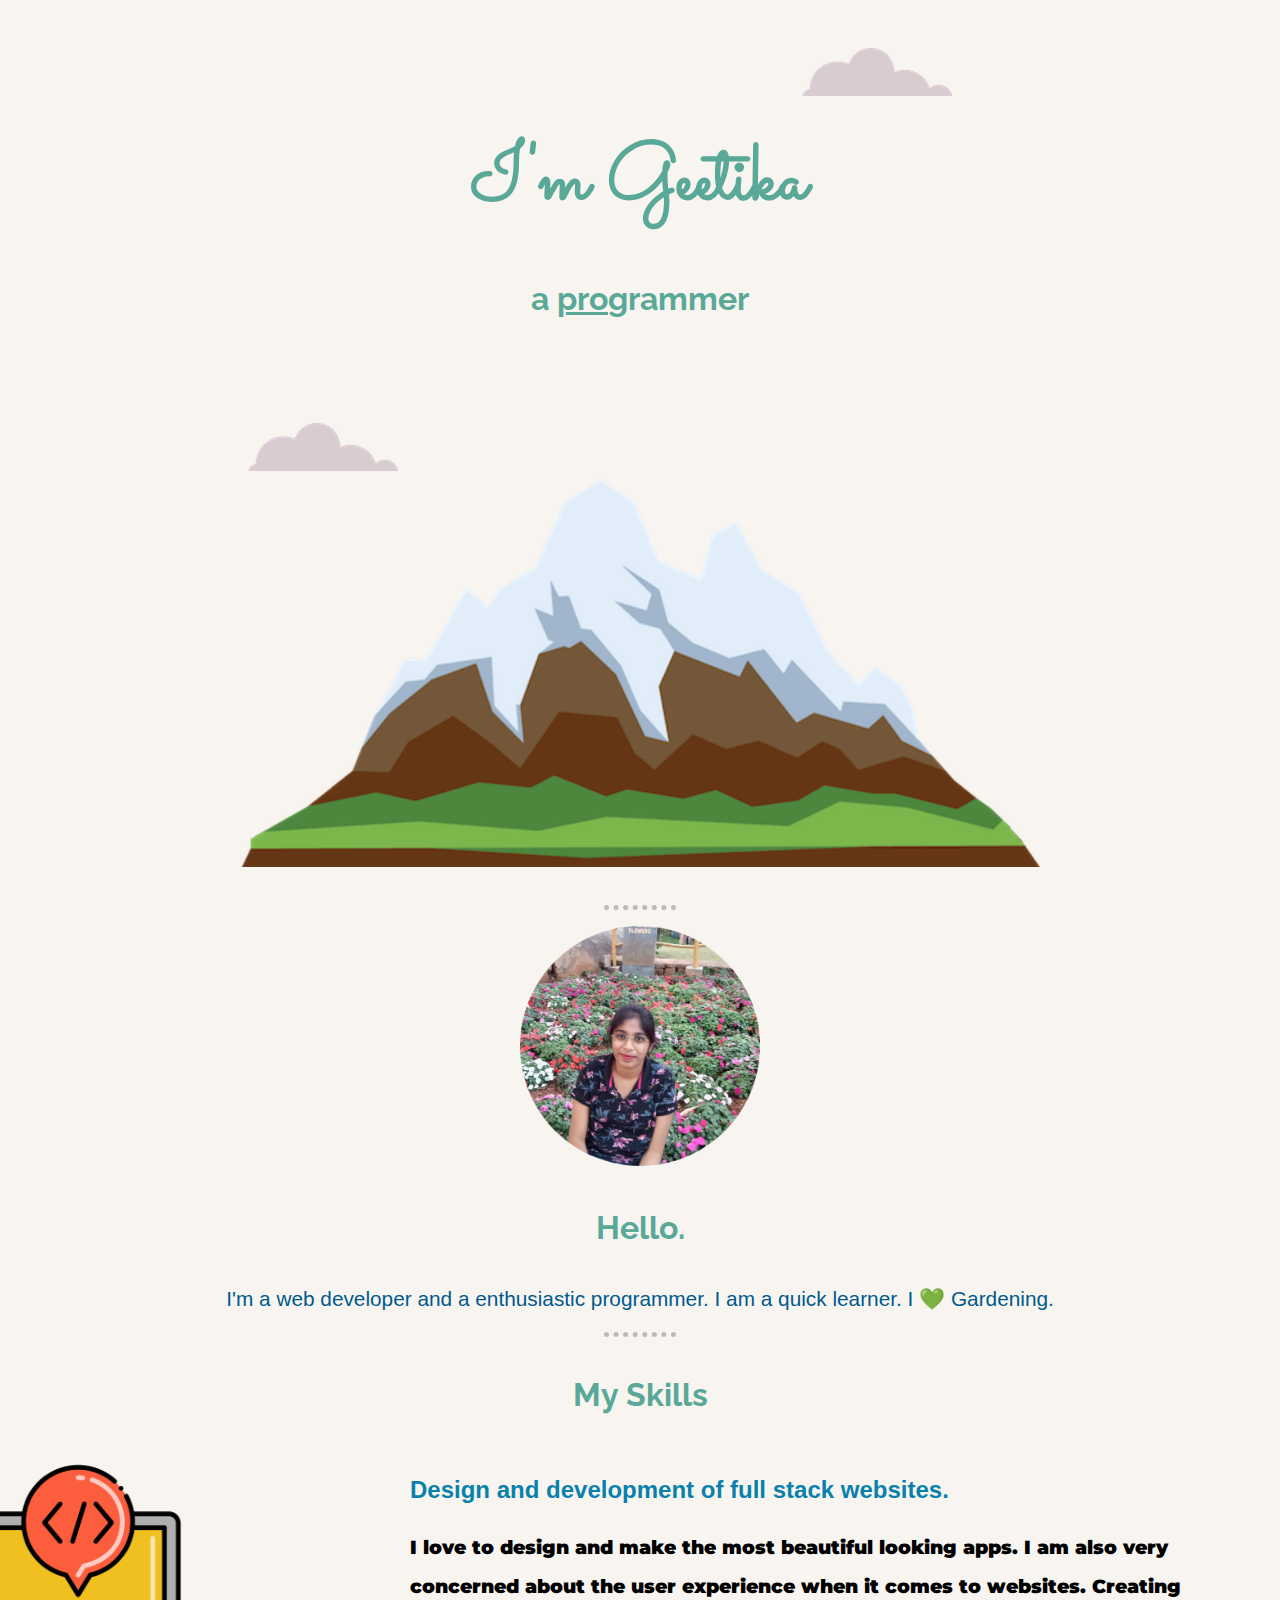
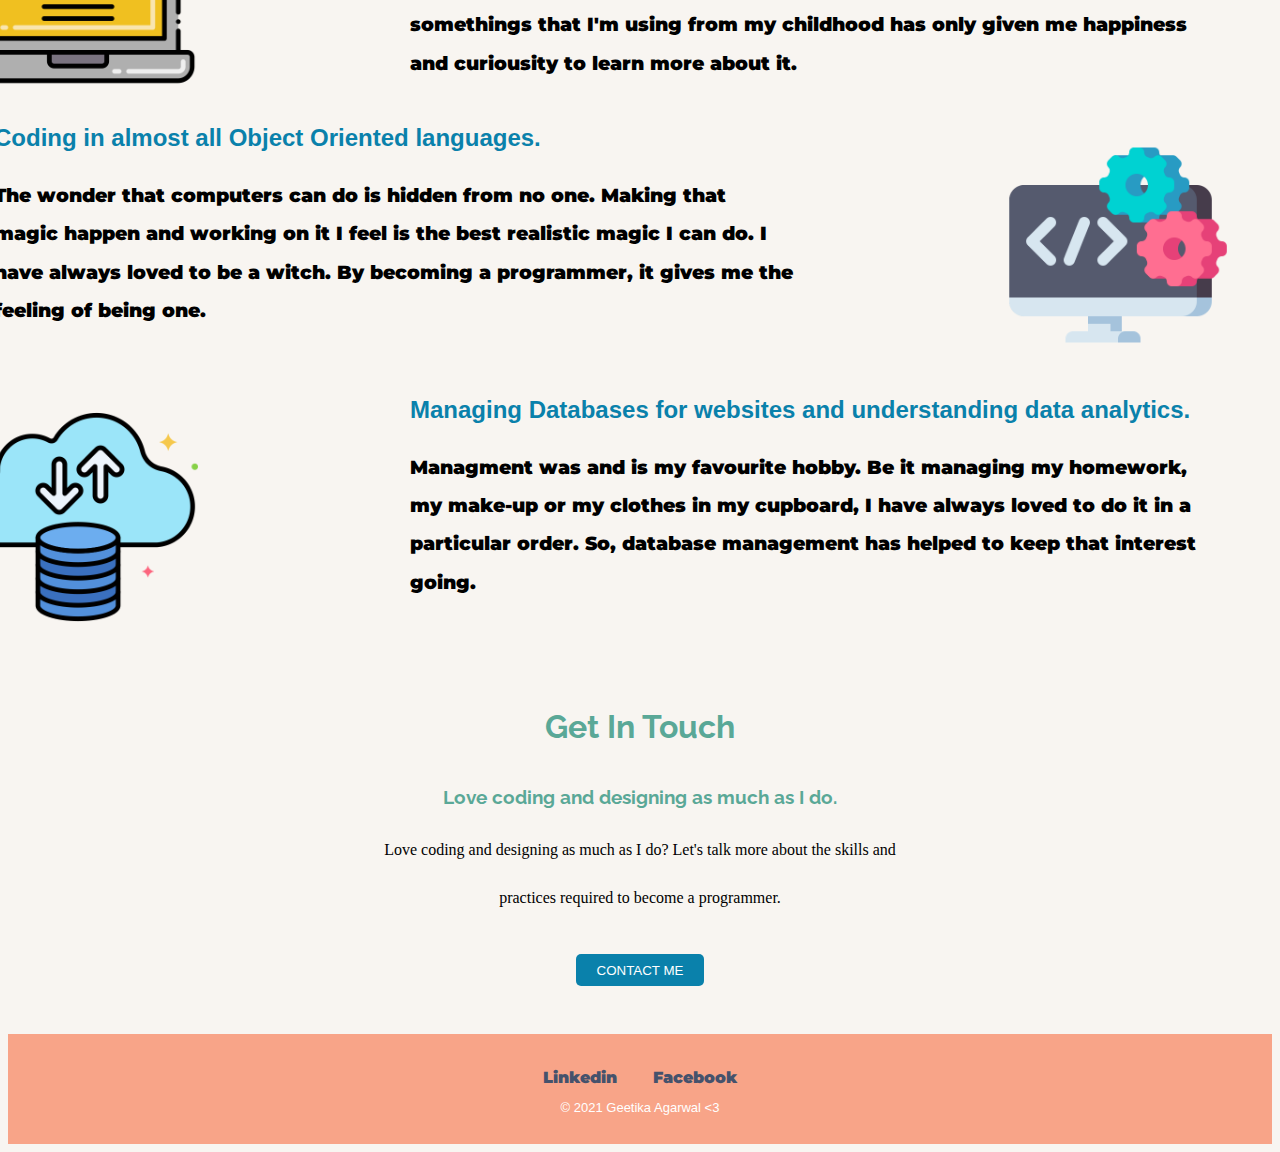
<file: index.html>
<!DOCTYPE html>
<html lang="en" dir="ltr">
  <head>
    <meta charset="utf-8">
    <title>Geetika's personal site</title>
    <link rel="stylesheet" href="css/styles.css">
    <link rel="icon" href="favicon.ico">
    <link rel="preconnect" href="https://fonts.gstatic.com">
    <link href="https://fonts.googleapis.com/css2?family=Merriweather+Sans:wght@300&family=Montserrat:wght@100&family=Sacramento&display=swap" rel="stylesheet">
    <link rel="preconnect" href="https://fonts.gstatic.com">
<link href="https://fonts.googleapis.com/css2?family=Oswald:wght@300&family=Raleway:wght@300&display=swap" rel="stylesheet">

  </head>
  <body>
    <div class="top-container">
      <img class="cloud-top" src="images/cloud.png" alt="cloud-image">
      <h1>I'm Geetika</h1>
      <h2 class="heading-2">a <span class="heading-2">pro</span>grammer</h2>
      <img class="cloud-bottom" src="images/cloud.png" alt="cloud-image">
      <img class="mountain" src="images/mountain.png" alt="mountain-image">
    </div>
    <br>
    <hr>
    <div class="middle-container">
      <img class="profile" src="images/circle-cropped.png" alt="profile-pic">
      <h2 class="intro-heading">Hello.</h2>
      <p class="intro">I'm a web developer and a enthusiastic programmer. I am a quick learner. I 💚 Gardening. </p>
      <hr>
      <h2 class="intro-heading">My Skills</h2>
      <div class="Skills">
        <div class="skill-1">
          <div class="skill-image-1">
            <img class="image" src="images/web-development.png" alt="web-developer">
          </div>
          <div class="description-1">
            <h3 class="heading"><b>Design and development of full stack websites.</b></h3>
            <p class="description">I love to design and make the most beautiful looking apps. I am also very concerned about the user experience when it comes to websites. Creating somethings that I'm using from my childhood has only given me happiness and curiousity to learn more about it.</p>
          </div>
        </div>
        <div class="skill-2">
          <div class="skill-image-2">
            <img class="image" src="images/coding.png" alt="coding">
          </div>
          <div class="description-2">
            <h3 class="heading"><b>Coding in almost all Object Oriented languages.</b></h3>
            <p class="description">The wonder that computers can do is hidden from no one. Making that magic happen and working on it I feel is the best realistic magic I can do. I have always loved to be a witch. By becoming a programmer, it gives me the feeling of being one.</p>
          </div>
        </div>
        <div class="skill-3">
          <div class="skill-image-1">
            <img class="image" src="images/cloud-storage.png" alt="cloud-storage">
          </div>
          <div class="description-3">
            <h3 class="heading"><b>Managing Databases for websites and understanding data analytics.</b></h3>
            <p class="description">Managment was and is my favourite hobby. Be it managing my homework, my make-up or my clothes in my cupboard, I have always loved to do it in a particular order. So, database management has helped to keep that  interest going.</p>
          </div>
        </div>
      </div>
    </div>
    <div class="bottom-container">
      <h2>Get In Touch</h2>
      <h3>Love coding and designing as much as I do.</h3>
      <p style="color: black; line-height:3; font-weight: normal;">Love coding and designing as much as I do? Let's talk more about the skills and <br /> practices required to become a programmer.</p>
      <a href="mailto:geetikaagarwal2021@gmail.com"><input type="button" class="button" value="CONTACT ME" /></a>
      <div class="footer">
        <div class="social-media">
          <br>
          <a href="https://www.linkedin.com/in/geetika-agarwal-b9502b182/">Linkedin</a>
          <a href="https://www.facebook.com/profile.php?id=100009338507344">Facebook</a>
          <p style="color: white;">&#169; 2021 Geetika Agarwal <3</p>
        </div>
      </div>
    </div>
  </body>
</html>
</file>
<file: css/styles.css>
body {
  background-color: #f8f5f1;
  text-align: center;
  font-family: 'Merriweather', serif;
  color: #5aa897;
}

a {
  text-decoration: none;
  font-family: Montserrat;
  padding: 1rem;
  color: #45526c;
  font-weight: bolder;
}

h1 {
  font-size: 5rem;
  font-family: 'Sacramento', cursive;
  margin: 1rem auto 0 auto;
}

h2 {
  font-family: Raleway, sans-serif;
  font-size: 2rem;
  line-height: 2;
}

h3 {
  font-family: Raleway, sans-serif;
  font-weight: bolder;
}

span {
  text-decoration: underline;
}

hr {
  border-style: dotted none none none;
  border-width: 5px;
  color: grey;
  opacity: 50%;
  width: 4.5rem;
  margin: 1rem auto;
}

.intro {
  font-size: 1.3rem;
  font-family: sans-serif;
  color: #005a8d;
}

.intro-heading {
  font-family: Raleway;
  font-weight: bolder;
}


.cloud-bottom{
  position: absolute;
  left: 15rem;
  bottom: 25rem;
}

.cloud-top {
  position: absolute;
  right: 20rem;
  top: 2.5rem;
}

.image {
  width: 15rem;
}

.mountain {
  padding-top: 2rem;
  width: 50rem;
}

.profile {
  width: 15rem;
}

.heading {
  font-weight: 900;
  font-family: sans-serif;
  font-size: 1.5rem;
  text-align: left;
  color: #0a81ab;
}

.description {
  color: black;
  font-size: 1.2rem;
  text-align: left;
  font-family: Montserrat;
  font-weight: 900;
  line-height: 2;
}

.skill-image-1 {
  display: inline-block;
  position: relative;
  right: 10rem;
}

.description-1 {
  display: inline-block;
  position: relative;
  width: 50rem;
  bottom: 1.5rem;
  left: 3rem;
}

.skill-image-2 {
  display: inline-block;
  position: relative;
  left: 55rem;
}

.description-2 {
  display: inline-block;
  position: relative;
  width: 50rem;
  bottom: 3rem;
  right: 23rem;
}

.skill-image-3 {
  display: inline-block;
  position: relative;
  right: 10rem;
}

.description-3 {
  display: inline-block;
  position: relative;
  width: 50rem;
  bottom: 3rem;
  left: 3rem;
}

.top-container {
  padding-top: 100px;
  position: relative;
}

.footer {
  background-color: #f8a488;
  color: #45526c;
  font-weight: bolder;
  padding: 1rem;
}

.footer p {
  font-family: sans-serif;
  font-weight: normal;
  font-size: 13px;
}

.button {
  background-color: #0a81ab;
  margin: 1rem auto 3rem auto;
  border: none;
  width: 8rem;
  height: 2rem;
  border-radius: 5px;
  color: white;
  text-align: center;
}
</file>
